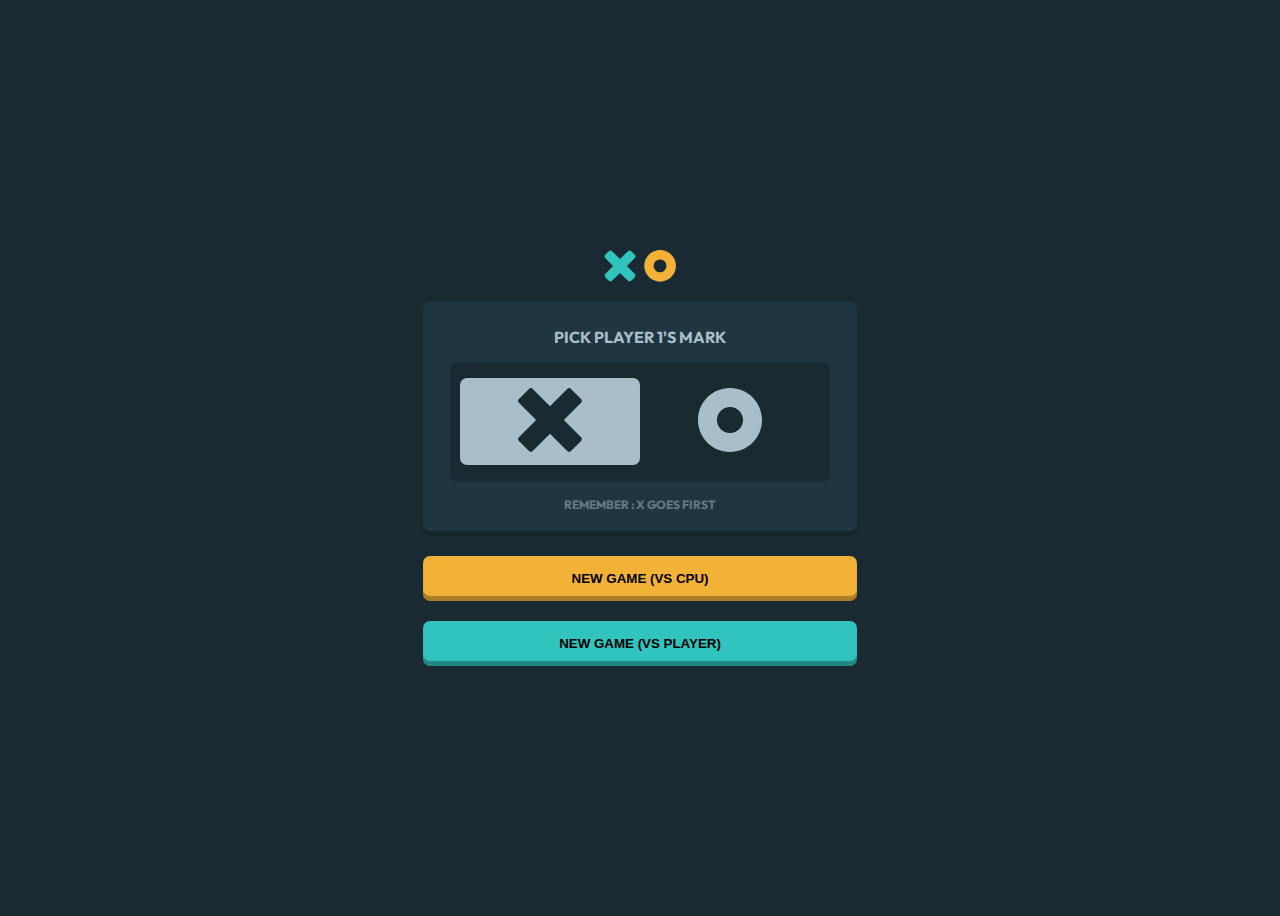
<file: index.html>
<!DOCTYPE html>
<html>

<head>
  <title>Tic-Tac-Toe</title>
  <meta name="viewport" content="width=device-width, initial-scale=1.0">
  <link rel="preconnect" href="https://fonts.googleapis.com">
  <link rel="preconnect" href="https://fonts.gstatic.com" crossorigin>
  <link href="https://fonts.googleapis.com/css2?family=Outfit:wght@100..900&display=swap" rel="stylesheet">
  <link rel="stylesheet" href="styles/game.css">
  <link rel="stylesheet" href="styles/index.css">
  <script src="https://ajax.googleapis.com/ajax/libs/jquery/3.7.1/jquery.min.js"></script>
</head>

<body>
  <div class="menu">
    <img src="assets/logo.svg" alt="">
    <div class="player-pick box-shadow">
      <p>PICK PLAYER 1'S MARK</p>
      <div class="mark-button-box">
        <button class="mark-button x-mark-button"><img src="assets/icon-x-black.svg" alt=""></button>
        <button class="mark-button o-mark-button"><img src="assets/icon-o-grey.svg" alt=""></button>
      </div>

      <p class="notice">REMEMBER : X GOES FIRST</p>
    </div>
    <button class="js-cpu-game game-button orange-button">NEW GAME (VS CPU)</button>
    <button class="js-multiplayer-game game-button blue-button">NEW GAME (VS PLAYER)</button>
  </div>
  <script src="scripts/index.js"></script>
</body>

</html>
</file>
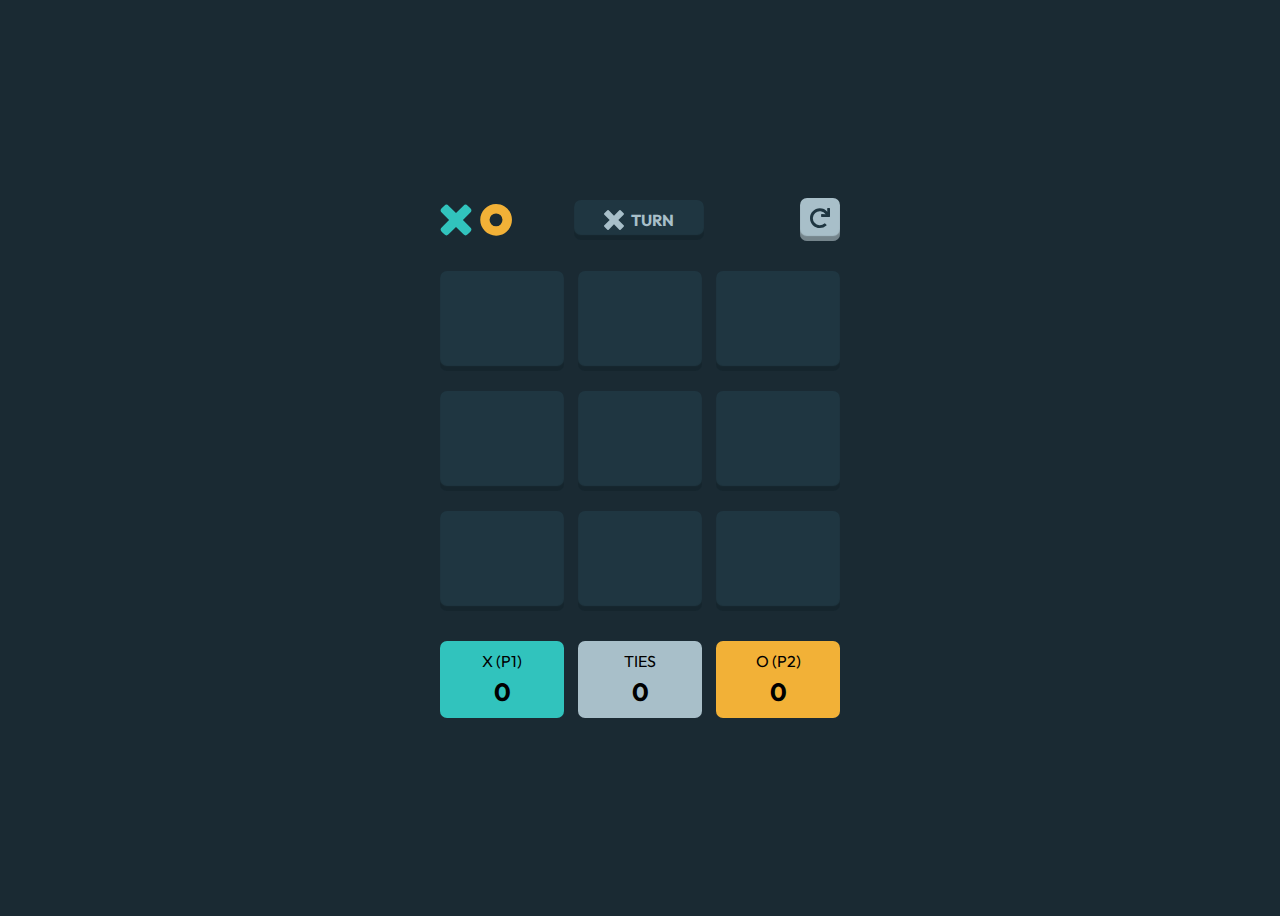
<file: game.html>
<!DOCTYPE html>
<html>

<head>
  <title>Tic-Tac-Toe</title>
  <meta name="viewport" content="width=device-width, initial-scale=1.0">
  <link rel="preconnect" href="https://fonts.googleapis.com">
  <link rel="preconnect" href="https://fonts.gstatic.com" crossorigin>
  <link href="https://fonts.googleapis.com/css2?family=Outfit:wght@100..900&display=swap" rel="stylesheet">
  <link rel="stylesheet" href="styles/game.css">
  <script src="https://ajax.googleapis.com/ajax/libs/jquery/3.7.1/jquery.min.js"></script>
</head>

<body>

  <div class="game">
    <div class="game-header">
      <img src="assets/logo.svg" class="game-logo" alt="logo.svg">
      <div class="turn-box">
        <img src="assets/icon-x-grey.svg" class="player-turn">
        <div>
          <p>TURN</p>
        </div>

      </div>
      <div><button class="restart-button"><img src="assets/icon-restart.svg" alt="icon-restart.svg"></button></div>
    </div>
    <div class="game-board">
      <button class="move-box move-box-11"></button>
      <button class="move-box move-box-12"></button>
      <button class="move-box move-box-13"></button>
      <button class="move-box move-box-21"></button>
      <button class="move-box move-box-22"></button>
      <button class="move-box move-box-23"></button>
      <button class="move-box move-box-31"></button>
      <button class="move-box move-box-32"></button>
      <button class="move-box move-box-33"></button>
    </div>
    <div class="game-score">
      <div class="x-box score-box">
        <div class="score-label-x score-label">X (You)</div>
        <div>
          <p class="x-score score-number">0</p>
        </div>
      </div>
      <div class="tie-box score-box">
        <div class="score-label">TIES</div>
        <div>
          <p class="ties-score score-number">0</p>
        </div>
      </div>
      <div class="o-box score-box">
        <div class="score-label-o score-label">O (CPU)</div>
        <div>
          <p class="score-label-o o-score score-number">0</p>
        </div>
      </div>
    </div>
  </div>
  <script src="scripts/game.js"></script>

</body>

</html>
</file>
<file: styles/game.css>
body {
  background-color: #1a2a33;
  color: #a8bfc9;
  font-family: "Outfit", "Arial";
  height: 100vh;
  overflow: hidden;
  display: flex;
  flex-direction: row;
  justify-content: center;
  align-items: center;
  padding: 0 15px;
}
p {
  font-weight: bold;
  margin: 0;
}
.game {
  width: 400px;
}
.game-header {
  display: flex;
  justify-content: space-between;
  align-items: center;
  flex-wrap: wrap;
}
.turn-box {
  background-color: #1f3641;
  display: flex;
  justify-content: center;
  align-items: center;
  padding: 10px 30px;
  border-radius: 7px;
  position: relative;
  right: 17px;
}
.player-turn {
  width: 20px;
  color: #a8bfc9;
  margin-right: 7px;
}
.restart-button {
  border: none;
  border-radius: 7px;
  background-color: #a8bfc9;
  padding: 10px;
  cursor: pointer;
}
.game-board,
.game-score {
  display: grid;
  grid-template-columns: 1fr 1fr 1fr;
  margin-top: 30px;
  row-gap: 20px;
  column-gap: 14px;
}
.move-box {
  background-color: #1f3641;
  height: 100px;
  border: none;
  border-radius: 7px;
  cursor: pointer;
}
.turn-box,
.restart-button,
.move-box,
.orange-button,
.gray-button,
.blue-button,
.box-shadow {
  box-shadow: inset 0 -5px 1px rgba(0, 0, 0, 0.3);
}

.score-box {
  display: flex;
  flex-direction: column;
  align-items: center;
  padding: 10px 0;
  border-radius: 7px;
}
.score-label {
  margin-bottom: 5px;
  color: black;
}
.score-number {
  font-size: 25px;
  color: black;
}
.x-box {
  background-color: #31c3bd;
}
.tie-box {
  background-color: #a8bfc9;
}
.o-box {
  background-color: #f2b137;
}

.overlay {
  position: absolute;
  left: 0;
  right: 0;
  top: 0;
  bottom: 0;
  display: flex;
  align-items: center;
  background-color: rgba(0, 0, 0, 0.3);
}

.result-box {
  background-color: #1f3641;
  width: 100%;
  height: 260px;
  display: flex;
  flex-direction: column;
  align-items: center;
  justify-content: center;
  gap: 45px;
}

.result-information-box {
  display: flex;
  align-items: center;
  font-size: 42px;
  font-weight: bold;
}

.result-information-box img {
  margin-right: 20px;
}

.orange-button,
.gray-button,
.blue-button {
  border: none;
  padding: 15px;
  font-weight: bold;
  border-radius: 7px;
  cursor: pointer;
}
.result-button-box button {
  margin-right: 6px;
}
.orange-button {
  background-color: #f2b137;
}
.orange-button:hover {
  background-color: #ffc860;
}
.gray-button {
  background-color: #a8bfc9;
}
.gray-button:hover {
  background-color: #dbe8ed;
}
.blue-button {
  background-color: #31c3bd;
}
.blue-button:hover {
  background-color: #65e9e4;
}

@media (max-width: 600px) {
  body {
    height: auto;
    overflow: auto;
    padding-top: 30px;
    align-items: flex-start;
  }
  .move-box {
    box-shadow: inset 0 -11px 1px rgba(0, 0, 0, 0.3);
  }

  .game {
    width: 98%;
  }
  .game-header {
    margin-bottom: 60px;
  }
  .move-box {
    height: 15vh;
  }

  .result-information-box {
    font-size: 32px;
  }
  .result-information-box img {
    width: 40px;
  }
}
</file>
<file: styles/index.css>
.menu {
  display: flex;
  flex-direction: column;
  align-items: center;
  gap: 20px;
}
.player-pick {
  height: 200px;
  width: 100%;
  display: flex;
  border-radius: 7px;
  flex-direction: column;
  align-items: center;
  justify-content: space-around;
  background-color: #1f3641;
  padding: 17px;
  width: 400px;
}
.game-button {
  width: 100%;
}
.mark-button-box {
  width: 90%;
  height: 100px;
  padding: 10px;
  background-color: #1a2a33;
  display: flex;
  align-items: center;
  justify-content: center;
  border-radius: 7px;
}
.mark-button {
  border: none;
  width: 50%;
  cursor: pointer;
  padding: 10px;
  border-radius: 7px;
}
.o-mark-button {
  background-color: #1a2a33;
}
.o-mark-button:hover {
  background-color: #21313a;
}
.x-mark-button {
  background-color: #a8bfc9;
}

.notice {
  font-size: 12px;
  opacity: 0.5;
}

@media (max-width: 600px) {
  body {
    height: 100vh;
    overflow: hidden;
    align-items: center;
  }
  .mark-button-box {
    width: 85%;
  }
  .player-pick {
    padding: 20px 0;
    width: 100%;
  }
  .menu {
    width: 98%;
  }
}
</file>
